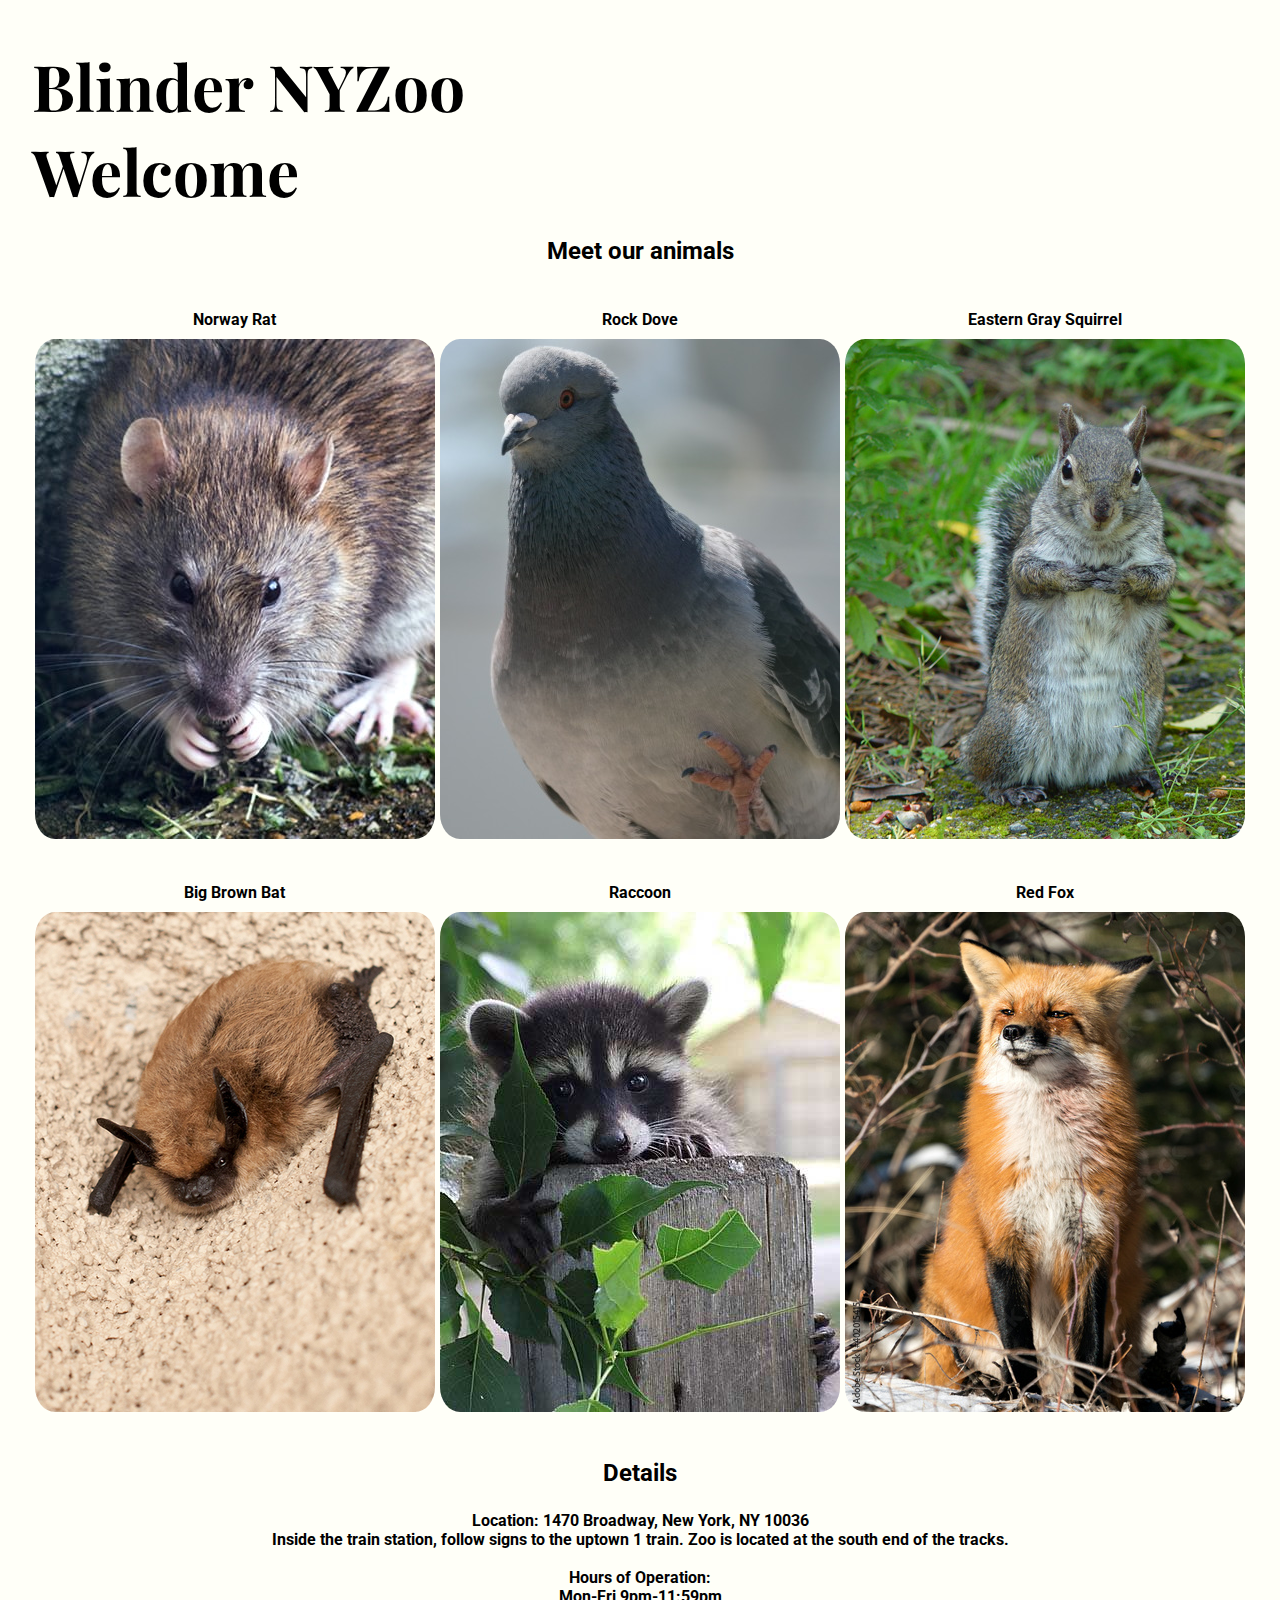
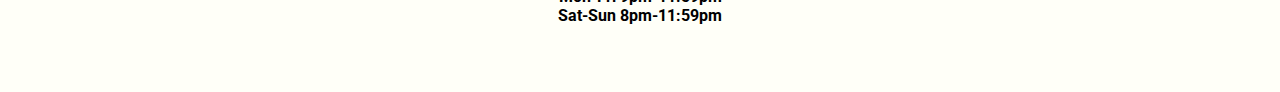
<file: index.html>
<!DOCTYPE html>
<html>
  <head>
    <title>Blinder NYZoo</title>
    <link rel="stylesheet" type="text/css" href="css/index.css">
    <link rel="preconnect" href="https://fonts.googleapis.com"> 
    <link rel="preconnect" href="https://fonts.gstatic.com" crossorigin> 
    <link href="https://fonts.googleapis.com/css2?family=Playfair+Display&family=Roboto&display=swap" rel="stylesheet">
  </head>
  <body>
    <h1>Blinder NYZoo <br> Welcome</h1>
    <h3>Meet our animals</h3>

    <div class="row">
      <div class="column">
        <h4>Norway Rat</h4>
        <a href="rat.html"><img src="img/rat.jpeg" alt="Norway Rat"></a>
      </div>
      <div class="column">
        <h4>Rock Dove</h4>
        <a href="dove.html"><img src="img/dove.jpeg" alt="Rock Dove"></a>
      </div>
      <div class="column">
        <h4>Eastern Gray Squirrel</h4>
        <a href="squirrel.html"><img src="img/squirrel.jpeg" alt="Eastern Gray Squirrel"></a>
      </div>
    </div>

    <br>

    <div class="row">
      <div class="column">
        <h4>Big Brown Bat</h4>
        <a href="bat.html"><img src="img/bat.jpeg" alt="Big Brown Bat"></a>
      </div>
      <div class="column">
        <h4>Raccoon</h4>
        <a href="raccoon.html"><img src="img/raccoon.jpeg" alt="Raccoon"></a>
      </div>
      <div class="column">
        <h4>Red Fox</h4>
        <a href="fox.html"><img src="img/fox.jpeg" alt="Red Fox"></a>
      </div>
    </div>

    <br>

    <div id="details">
      <h3>Details</h3>
      <h4>Location: 1470 Broadway, New York, NY 10036<br> 
        Inside the train station, follow signs to the uptown 1 train. Zoo is located at the south end of the tracks.<br>
        <br>
        Hours of Operation:<br>
        Mon-Fri 9pm-11:59pm<br>
        Sat-Sun 8pm-11:59pm<br>
        <br>
        <br>
        <br>
      </h4>
    </div>
    
  </body>
</html>
</file>
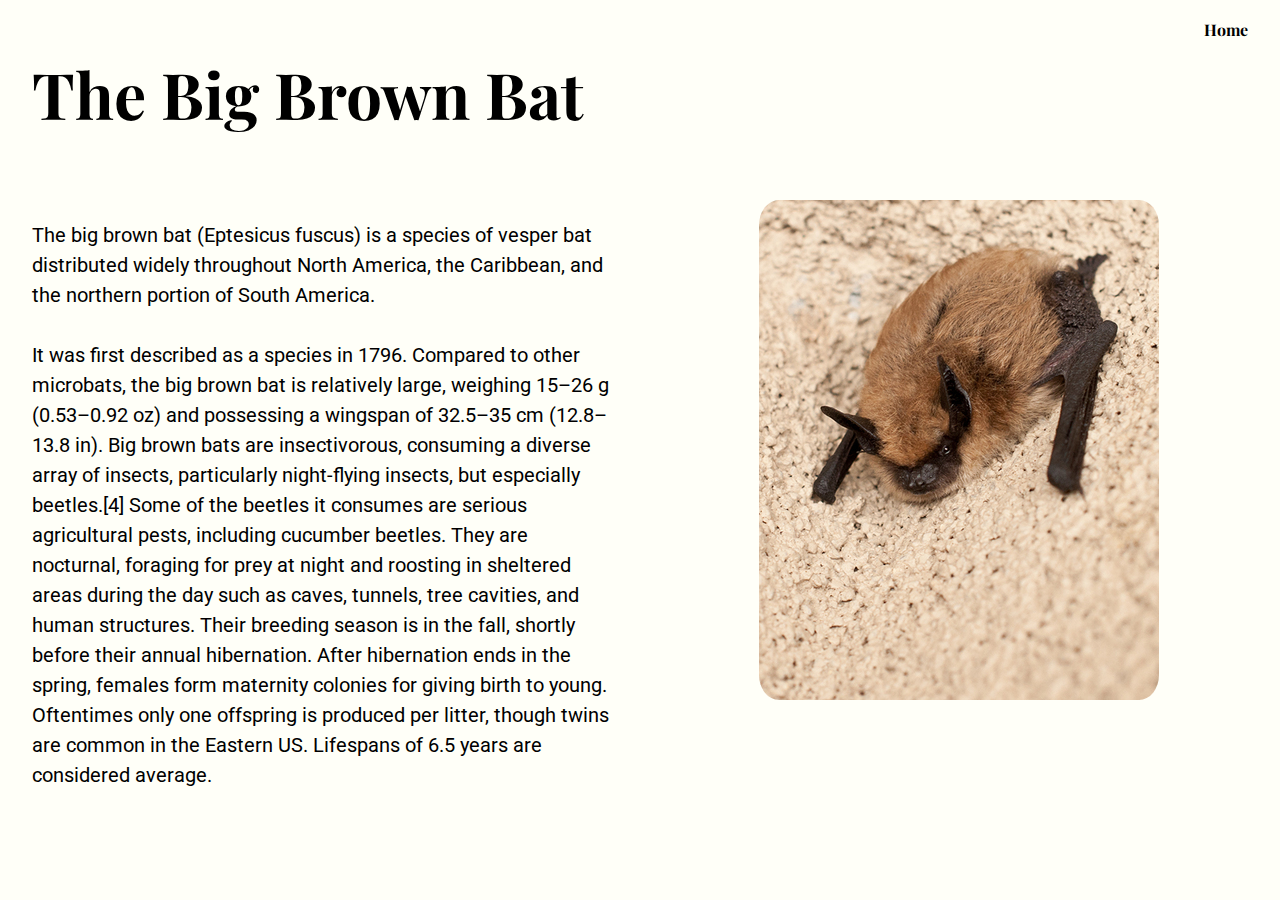
<file: bat.html>
<!DOCTYPE html>
  <head>
      <title>Blinder NYZoo - Big Brown Bat</title>
      <link rel="stylesheet" type="text/css" href="css/animal.css">
      <link rel="preconnect" href="https://fonts.googleapis.com"> 
      <link rel="preconnect" href="https://fonts.gstatic.com" crossorigin> 
      <link href="https://fonts.googleapis.com/css2?family=Playfair+Display&family=Roboto&display=swap" rel="stylesheet">
  </head>
  <body>
    <div id="header" class="row">
      <div class="column">
        <h1>The Big Brown Bat</h1>
      </div>
      <div id="nav" class="column">
        <a href="index.html"><h1 id="navText">Home</h1></a>
      </div>
    </div>

    <div id="content" class="row">
      <div class="column">
        <p>
            The big brown bat (Eptesicus fuscus) is a species of vesper bat distributed widely 
            throughout North America, the Caribbean, and the northern portion of South America. 
            <br><br>
            It was first described as a species in 1796. Compared to other microbats, the big brown bat is relatively large, 
            weighing 15–26 g (0.53–0.92 oz) and possessing a wingspan of 32.5–35 cm (12.8–13.8 in). Big brown bats are 
            insectivorous, consuming a diverse array of insects, particularly night-flying insects, but 
            especially beetles.[4] Some of the beetles it consumes are serious agricultural pests, including 
            cucumber beetles. They are nocturnal, foraging for prey at night and roosting in sheltered areas 
            during the day such as caves, tunnels, tree cavities, and human structures. Their breeding season 
            is in the fall, shortly before their annual hibernation. After hibernation ends in the spring, 
            females form maternity colonies for giving birth to young. Oftentimes only one offspring is 
            produced per litter, though twins are common in the Eastern US. Lifespans of 6.5 years are 
            considered average.
        </p>
      </div>
      <div class="column" id="contentImg">
        <img src="img/bat.jpeg" alt="Big Brown Bat">
      </div>
    </div>
    
  </body>
</file>
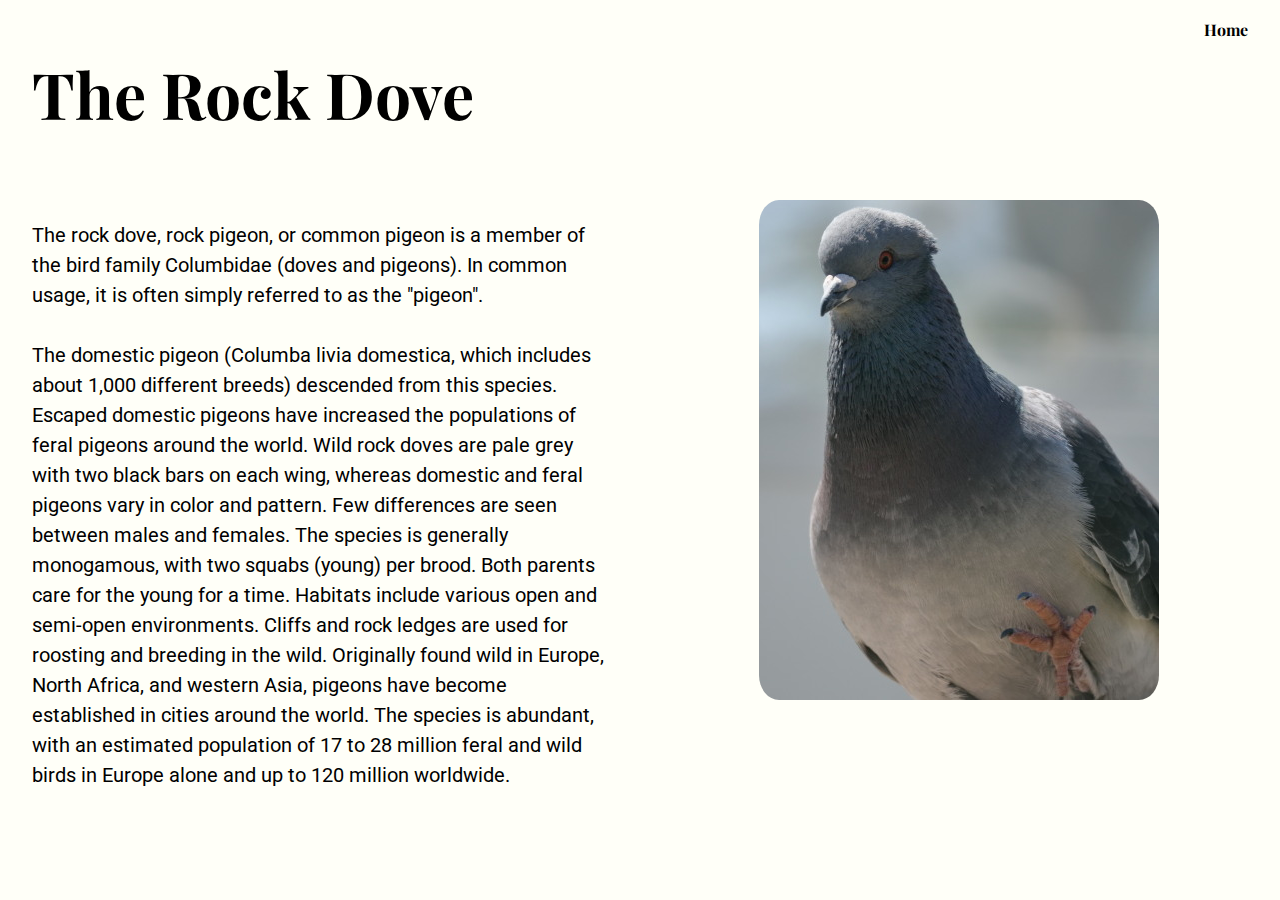
<file: dove.html>
<!DOCTYPE html>
  <head>
      <title>Blinder NYZoo - Rock Dove</title>
      <link rel="stylesheet" type="text/css" href="css/animal.css">
      <link rel="preconnect" href="https://fonts.googleapis.com"> 
      <link rel="preconnect" href="https://fonts.gstatic.com" crossorigin> 
      <link href="https://fonts.googleapis.com/css2?family=Playfair+Display&family=Roboto&display=swap" rel="stylesheet">
  </head>
  <body>
    <div id="header" class="row">
      <div class="column">
        <h1>The Rock Dove</h1>
      </div>
      <div id="nav" class="column">
        <a href="index.html"><h1 id="navText">Home</h1></a>
      </div>
    </div>

    <div id="content" class="row">
      <div class="column">
        <p>
          The rock dove, rock pigeon, or common pigeon is a member of the bird family Columbidae (doves and pigeons). 
          In common usage, it is often simply referred to as the "pigeon". <br> <br>
          The domestic pigeon (Columba livia domestica, which includes about 1,000 different breeds) 
          descended from this species. Escaped domestic pigeons have increased the populations of feral pigeons around the world.
          Wild rock doves are pale grey with two black bars on each wing, whereas domestic and feral 
          pigeons vary in color and pattern. Few differences are seen between males and females. The 
          species is generally monogamous, with two squabs (young) per brood. Both parents care for the young for a time.
          Habitats include various open and semi-open environments. Cliffs and rock ledges are used for roosting 
          and breeding in the wild. Originally found wild in Europe, North Africa, and western Asia, pigeons have become 
          established in cities around the world. The species is abundant, with an estimated population of 17 to 28 million 
          feral and wild birds in Europe alone and up to 120 million worldwide.
        </p>
      </div>
      <div class="column" id="contentImg">
        <img src="img/dove.jpeg" alt="Rock Dove">
      </div>
    </div>
    
  </body>
</file>
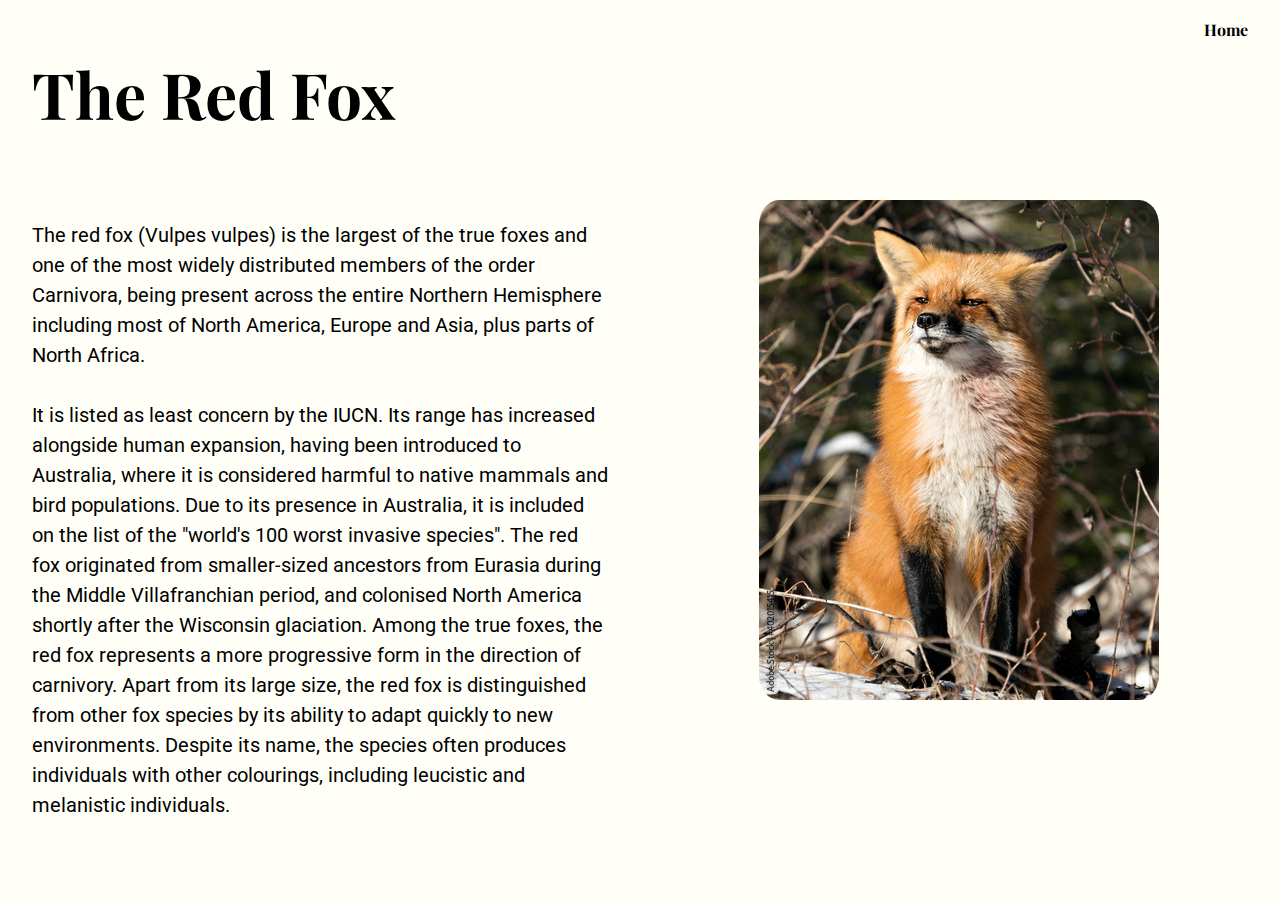
<file: fox.html>
<!DOCTYPE html>
  <head>
      <title>Blinder NYZoo - Red Fox</title>
      <link rel="stylesheet" type="text/css" href="css/animal.css">
      <link rel="preconnect" href="https://fonts.googleapis.com"> 
      <link rel="preconnect" href="https://fonts.gstatic.com" crossorigin> 
      <link href="https://fonts.googleapis.com/css2?family=Playfair+Display&family=Roboto&display=swap" rel="stylesheet">
  </head>
  <body>
    <div id="header" class="row">
      <div class="column">
        <h1>The Red Fox</h1>
      </div>
      <div id="nav" class="column">
        <a href="index.html"><h1 id="navText">Home</h1></a>
      </div>
    </div>

    <div id="content" class="row">
      <div class="column">
        <p>
            The red fox (Vulpes vulpes) is the largest of the true foxes and one of the 
            most widely distributed members of the order Carnivora, being present across 
            the entire Northern Hemisphere including most of North America, Europe and Asia, 
            plus parts of North Africa. 
            <br><br>
            It is listed as least concern by the IUCN. Its range has 
            increased alongside human expansion, having been introduced to Australia, where it is 
            considered harmful to native mammals and bird populations. Due to its presence in 
            Australia, it is included on the list of the "world's 100 worst invasive species". The red fox 
            originated from smaller-sized ancestors from Eurasia during the Middle Villafranchian period,
            and colonised North America shortly after the Wisconsin glaciation. 
            Among the true foxes, the red fox represents a more progressive form in the 
            direction of carnivory. Apart from its large size, the red fox is distinguished 
            from other fox species by its ability to adapt quickly to new environments. 
            Despite its name, the species often produces individuals with other colourings, 
            including leucistic and melanistic individuals.
        </p>
      </div>
      <div class="column" id="contentImg">
        <img src="img/fox.jpeg" alt="Red Fox">
      </div>
    </div>
    
  </body>
</file>
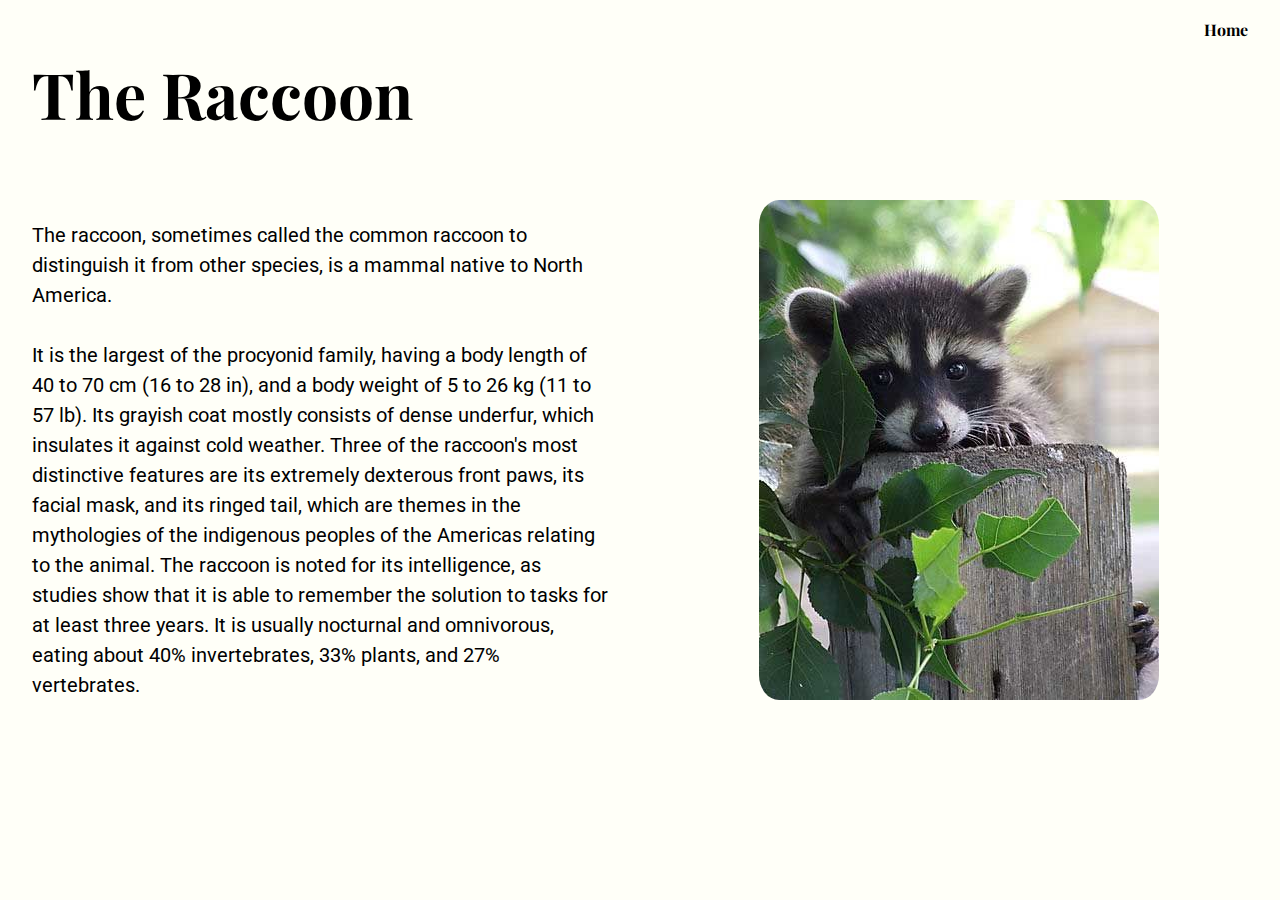
<file: raccoon.html>
<!DOCTYPE html>
  <head>
      <title>Blinder NYZoo - Raccoon</title>
      <link rel="stylesheet" type="text/css" href="css/animal.css">
      <link rel="preconnect" href="https://fonts.googleapis.com"> 
      <link rel="preconnect" href="https://fonts.gstatic.com" crossorigin> 
      <link href="https://fonts.googleapis.com/css2?family=Playfair+Display&family=Roboto&display=swap" rel="stylesheet">
  </head>
  <body>
    <div id="header" class="row">
      <div class="column">
        <h1>The Raccoon</h1>
      </div>
      <div id="nav" class="column">
        <a href="index.html"><h1 id="navText">Home</h1></a>
      </div>
    </div>

    <div id="content" class="row">
      <div class="column">
        <p>
            The raccoon, sometimes called the common raccoon to distinguish it from other species, is a 
            mammal native to North America. 
            <br><br>
            It is the largest of the procyonid family, having a body 
            length of 40 to 70 cm (16 to 28 in), and a body weight of 5 to 26 kg (11 to 57 lb). Its 
            grayish coat mostly consists of dense underfur, which insulates it against cold weather. 
            Three of the raccoon's most distinctive features are its extremely dexterous front paws, its 
            facial mask, and its ringed tail, which are themes in the mythologies of the indigenous peoples 
            of the Americas relating to the animal. The raccoon is noted for its intelligence, as 
            studies show that it is able to remember the solution to tasks for at least three years. It 
            is usually nocturnal and omnivorous, eating about 40% invertebrates, 33% plants, and 27% vertebrates.
        </p>
      </div>
      <div class="column" id="contentImg">
        <img src="img/raccoon.jpeg" alt="Raccoon">
      </div>
    </div>
    
  </body>
</file>
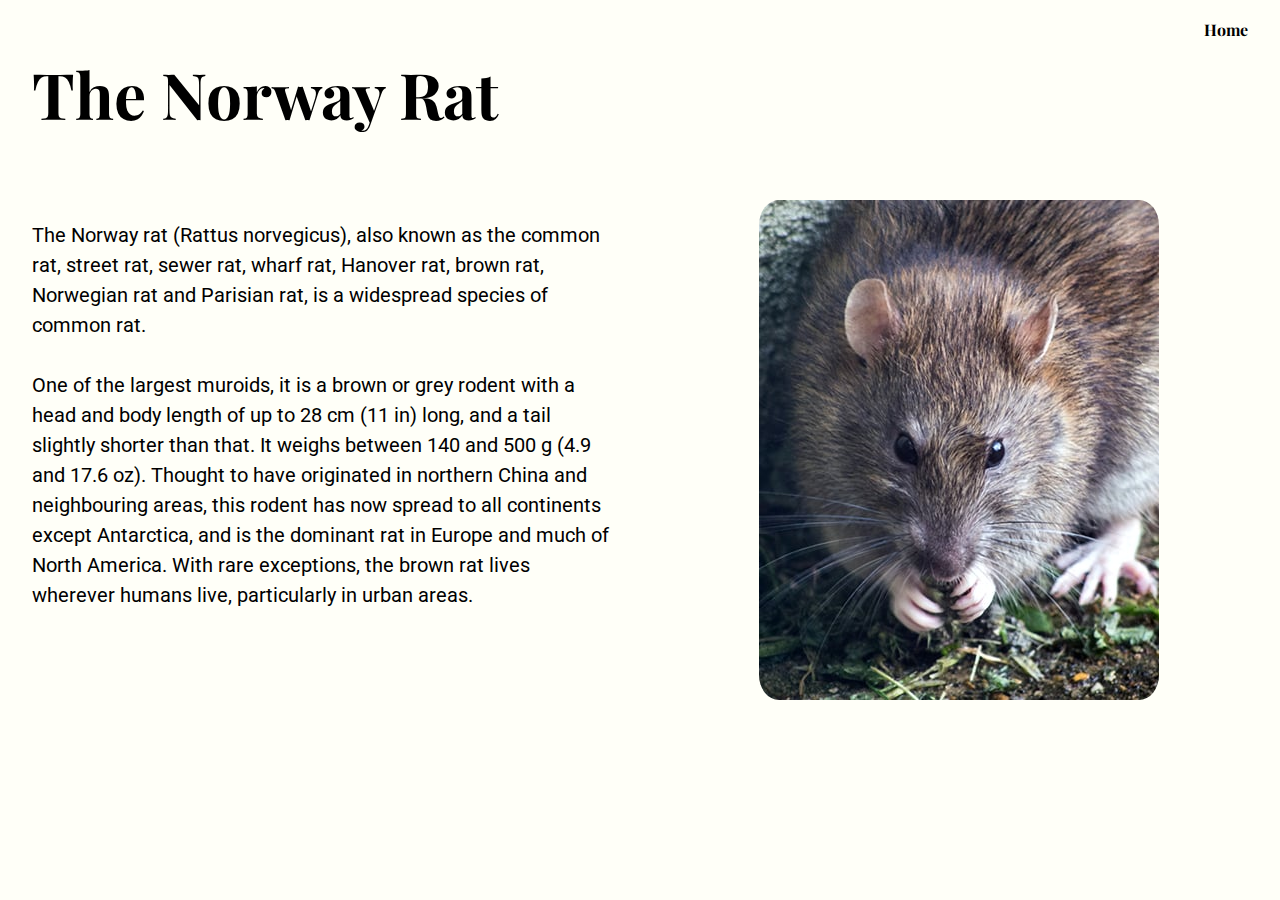
<file: rat.html>
<!DOCTYPE html>
  <head>
      <title>Blinder NYZoo - Norway Rat</title>
      <link rel="stylesheet" type="text/css" href="css/animal.css">
      <link rel="preconnect" href="https://fonts.googleapis.com"> 
      <link rel="preconnect" href="https://fonts.gstatic.com" crossorigin> 
      <link href="https://fonts.googleapis.com/css2?family=Playfair+Display&family=Roboto&display=swap" rel="stylesheet">
  </head>
  <body>
    <div id="header" class="row">
      <div class="column">
        <h1>The Norway Rat</h1>
      </div>
      <div id="nav" class="column">
        <a href="index.html"><h1 id="navText">Home</h1></a>
      </div>
    </div>

    <div id="content" class="row">
      <div class="column">
        <p>The Norway rat (Rattus norvegicus), also known as the common rat, street rat, sewer rat, wharf rat, Hanover 
          rat, brown rat, Norwegian rat and Parisian rat, is a widespread species of common rat. 
          <br> 
          <br> 
          One of the largest muroids, it is a brown or grey rodent with a head and body length of  
          up to 28 cm (11 in) long, and a tail slightly shorter than that. It weighs 
          between 140 and 500 g (4.9 and 17.6 oz). Thought to have originated in northern 
          China and neighbouring areas, this rodent has now spread to all continents except Antarctica, and is 
          the dominant rat in Europe and much of North America. With rare exceptions, the brown rat lives 
          wherever humans live, particularly in urban areas.
        </p>
      </div>
      <div class="column" id="contentImg">
        <img src="img/rat.jpeg" alt="Norway Rat">
      </div>
    </div>
    
  </body>
</file>
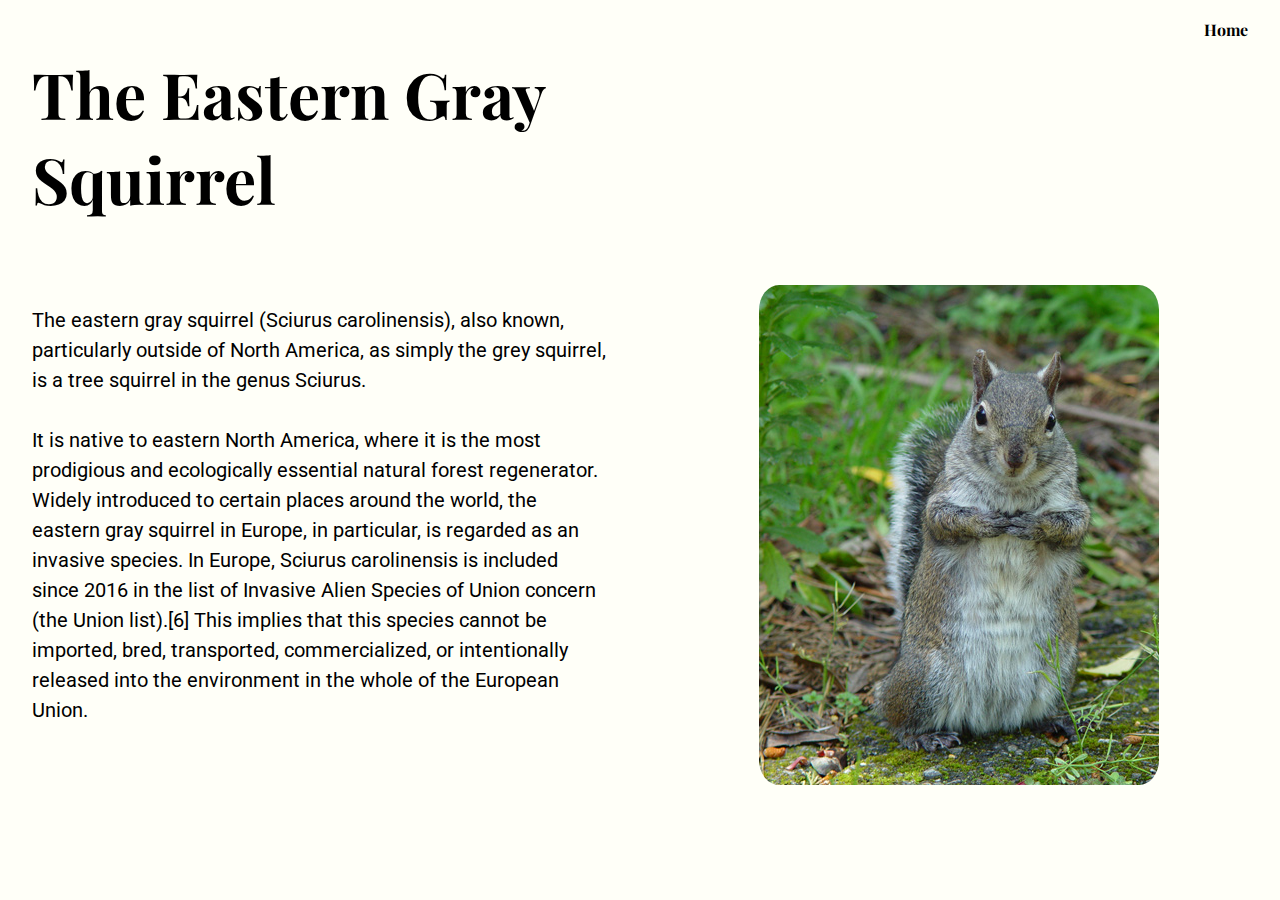
<file: squirrel.html>
<!DOCTYPE html>
  <head>
      <title>Blinder NYZoo - Eastern Gray Squirrel</title>
      <link rel="stylesheet" type="text/css" href="css/animal.css">
      <link rel="preconnect" href="https://fonts.googleapis.com"> 
      <link rel="preconnect" href="https://fonts.gstatic.com" crossorigin> 
      <link href="https://fonts.googleapis.com/css2?family=Playfair+Display&family=Roboto&display=swap" rel="stylesheet">
  </head>
  <body>
    <div id="header" class="row">
      <div class="column">
        <h1>The Eastern Gray Squirrel</h1>
      </div>
      <div id="nav" class="column">
        <a href="index.html"><h1 id="navText">Home</h1></a>
      </div>
    </div>

    <div id="content" class="row">
      <div class="column">
        <p>
            The eastern gray squirrel (Sciurus carolinensis), also known, particularly outside of North America, as 
            simply the grey squirrel, is a tree squirrel in the genus Sciurus. 
            <br><br>
            It is native to eastern North America, 
            where it is the most prodigious and ecologically essential natural forest regenerator. Widely 
            introduced to certain places around the world, the eastern gray squirrel in Europe, in particular, is 
            regarded as an invasive species. In Europe, Sciurus carolinensis is included since 2016 in the list of 
            Invasive Alien Species of Union concern (the Union list).[6] This implies that this species cannot be imported, 
            bred, transported, commercialized, or intentionally released into the environment in the whole of the European 
            Union.
        </p>
      </div>
      <div class="column" id="contentImg">
        <img src="img/squirrel.jpeg" alt="Eastern Gray Squirrel">
      </div>
    </div>
    
  </body>
</file>
<file: css/index.css>
body {
  font-family: 'Roboto', sans-serif;
  background-color: rgb(255, 255, 248);
  text-align: center;
  margin-left: 2.5%;
  margin-right: 2.5%;
}

h1 {
  font-family: 'Playfair Display', serif;
  font-size: 4em;
  font-weight: bold;
  text-align: left;
  margin-bottom: 0.5%;
}

h3 {
  font-size: 1.5em;
}

h4 {
  margin-bottom: 10px;
}

img {
  border-radius: 5%;
}

.column {
  float: left;
  width: 33.33%;
}

.row:after {
  content: "";
  display: table;
  clear: both;
}
</file>
<file: css/animal.css>
body {
    font-family: 'Roboto', sans-serif;
    background-color: rgb(255, 255, 248);
    text-align: center;
    margin-left: 2.5%;
    margin-right: 2.5%;
  }
  
  h1 {
    font-family: 'Playfair Display', serif;
    font-size: 4em;
    font-weight: bold;
    text-align: left;
    margin-bottom: 0.5%;
  }

  #header {
    margin-bottom: 5%;
  }

  #nav {
    float: right;
  }

  #navText {
    text-align: right;
    font-size: 1em;
  }

  a {
    color: black;
    text-decoration: none;
  }
  
  img {
    border-radius: 5%;
  }

  p {
    text-align: left;
    font-size: 1.25em;
    line-height: 1.5em;
  }

  #contentImg {
    margin-left: 5%;
  }

  .row {
    display: flex;
  }

  .column {
    float: right;
    width: 50%;
  }
  
  .row:after {
    content: "";
    display: table;
    clear: both;
  }
</file>
